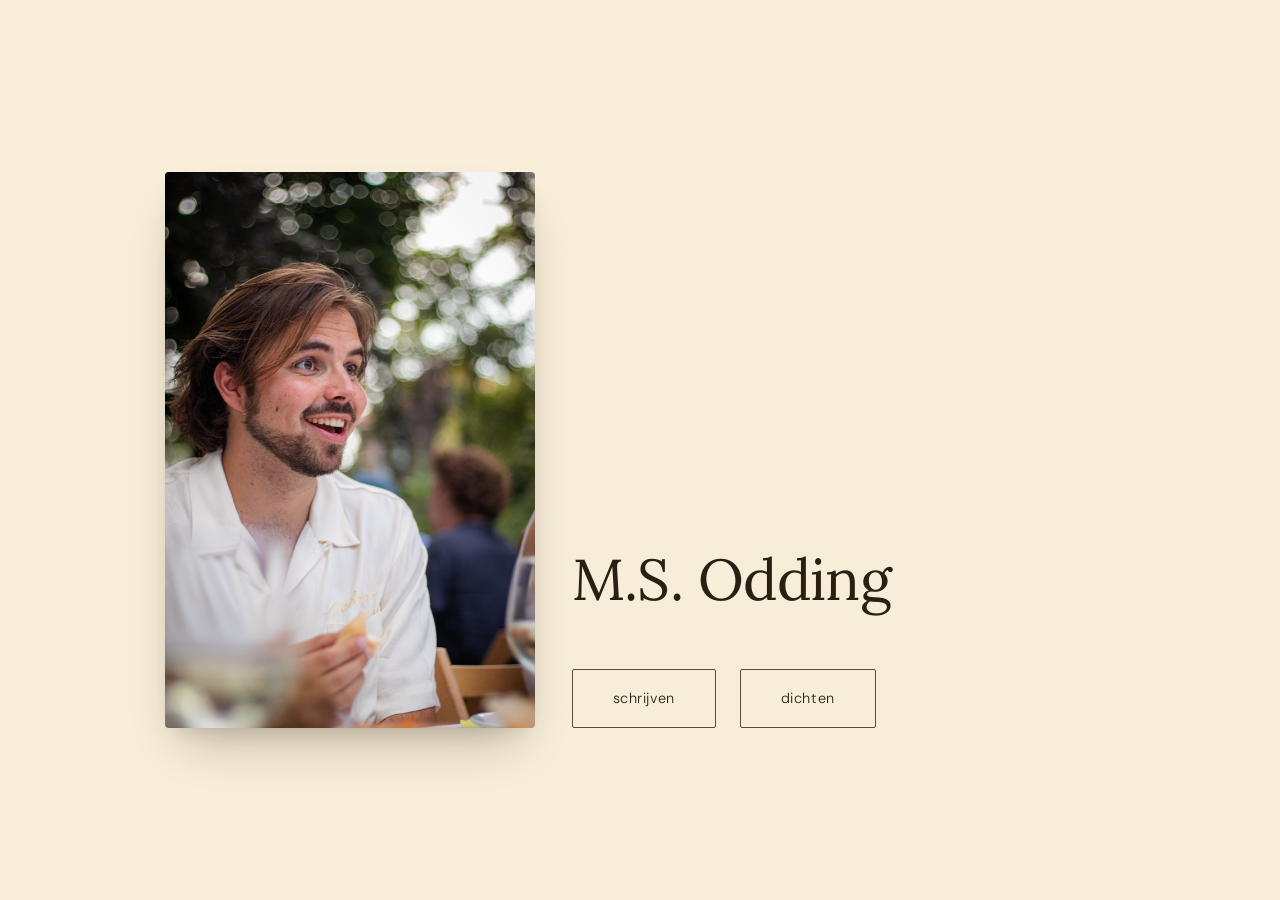
<file: index.html>
<!DOCTYPE html>
<html lang="nl">
<head>
  <meta charset="UTF-8" />
  <meta name="viewport" content="width=device-width, initial-scale=1.0" />
  <meta name="description" content="M.S. Odding — schrijver en dichter. Filosofisch werk, gratis te lezen, en handgeschreven gedichten in kleine oplage." />
  <title>M.S. Odding</title>
  <link rel="preconnect" href="https://fonts.googleapis.com" />
  <link rel="preconnect" href="https://fonts.gstatic.com" crossorigin />
  <link href="https://fonts.googleapis.com/css2?family=Lora:ital,wght@0,400;0,500;1,400&family=DM+Sans:ital,wght@0,300;0,400;1,300&display=swap" rel="stylesheet" />
  <link rel="stylesheet" href="styles.css" />
</head>
<body>

  <section class="landing fade-in">
    <div class="split-content">
      <div class="split-media">
        <img src="matthijs-home.jpg" alt="M.S. Odding" />
      </div>
      <div class="split-text">
        <h1 class="book-title landing-name">M.S. Odding</h1>
        <nav class="landing-links">
          <a href="/schrijven/">schrijven</a>
          <!-- Begeleiding tijdelijk verborgen — zet terug: <a href="/begeleiding/">begeleiding</a> -->
          <a href="/dichten/">dichten</a>
        </nav>
      </div>
    </div>
  </section>

  <script src="main.js"></script>
</body>
</html>
</file>
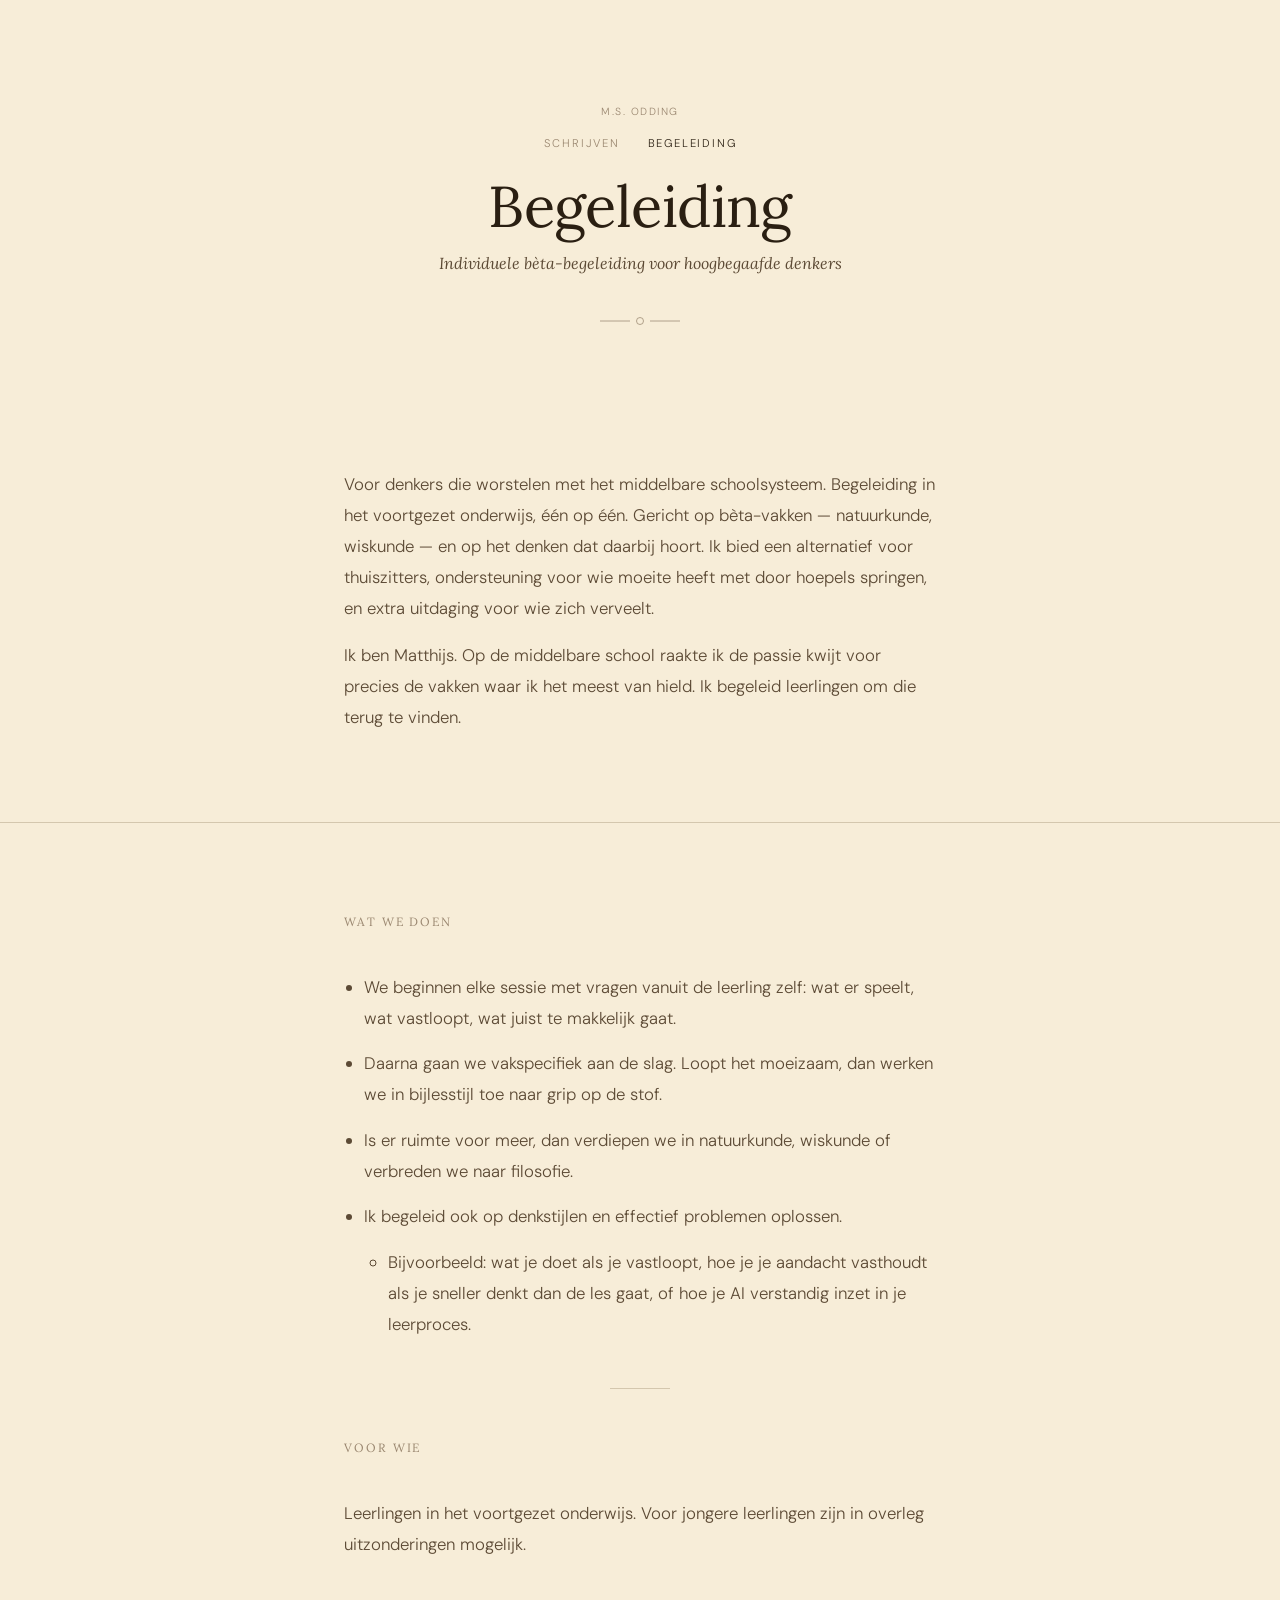
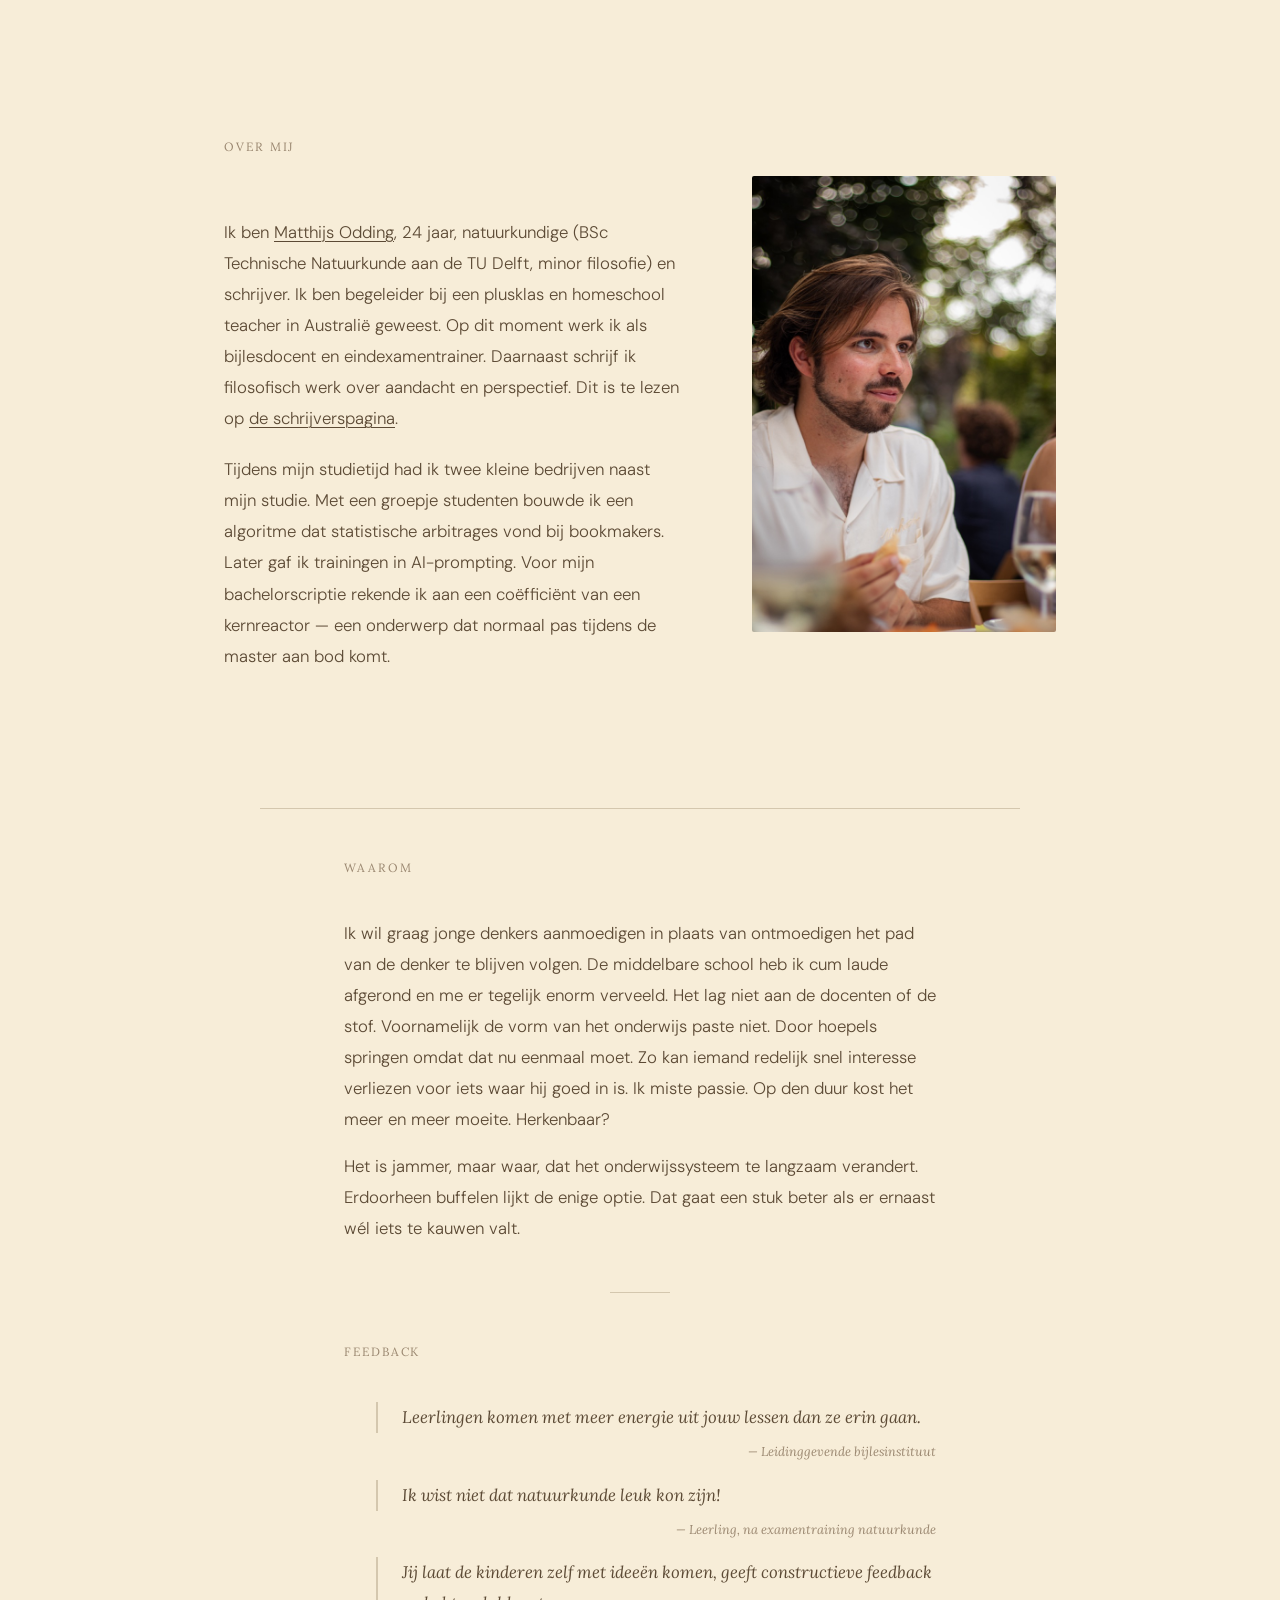
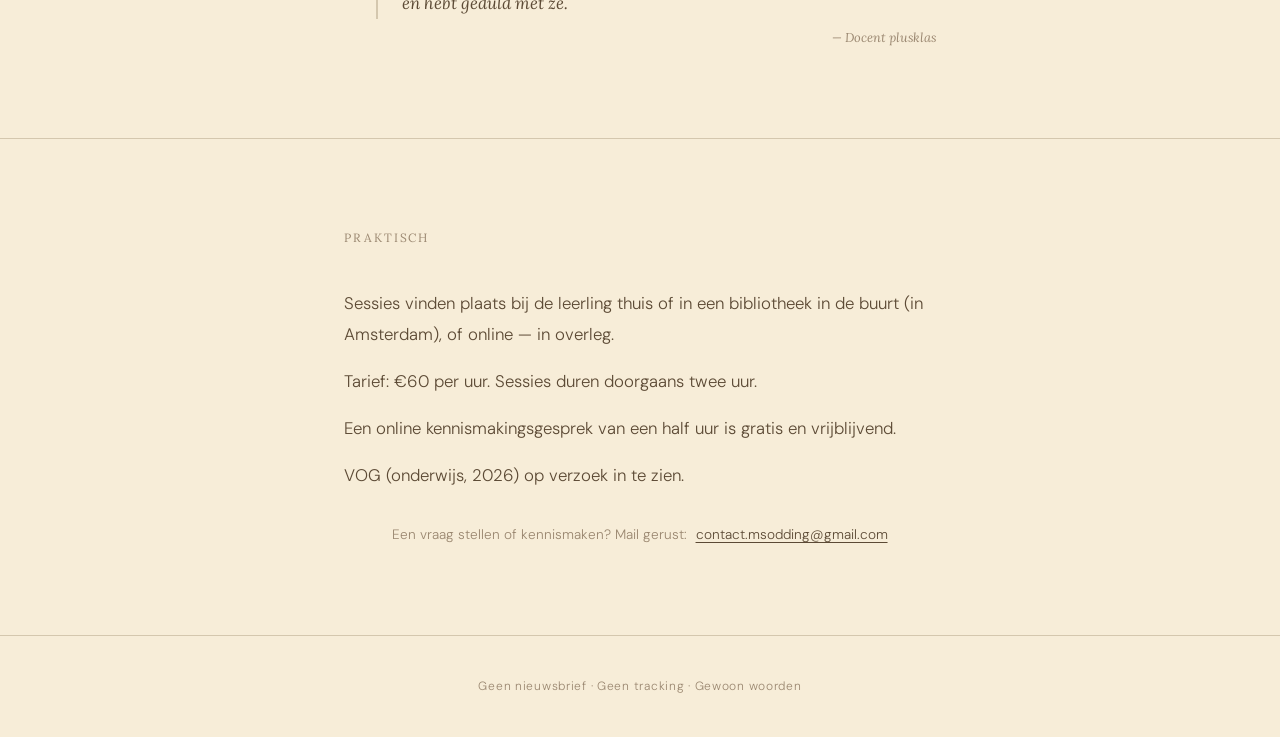
<file: begeleiding/index.html>
<!DOCTYPE html>
<html lang="nl">
<head>
  <meta charset="UTF-8" />
  <meta name="viewport" content="width=device-width, initial-scale=1.0" />
  <meta name="description" content="Individuele begeleiding voor hoogbegaafde leerlingen in het voortgezet onderwijs: bèta-vakken, denkstijlen en effectief problemen oplossen. Door Matthijs Odding, natuurkundige en schrijver." />
  <meta name="robots" content="noindex" />
  <title>Begeleiding — M.S. Odding</title>
  <link rel="preconnect" href="https://fonts.googleapis.com" />
  <link rel="preconnect" href="https://fonts.gstatic.com" crossorigin />
  <link href="https://fonts.googleapis.com/css2?family=Lora:ital,wght@0,400;0,500;1,400&family=DM+Sans:ital,wght@0,300;0,400;1,300&display=swap" rel="stylesheet" />
  <link rel="stylesheet" href="../styles.css" />
</head>
<body>

  <!-- 1. Hero -->
  <section class="hero fade-in">
    <div class="content">
      <div class="back-home">
        <a href="/" class="back-home-link">M.S. Odding</a>
      </div>
      <nav class="site-nav">
        <a href="/schrijven/">Schrijven</a>
        <span class="nav-current">Begeleiding</span>
      </nav>
      <h1 class="book-title">Begeleiding</h1>
      <p class="book-subtitle">Individuele bèta-begeleiding voor hoogbegaafde denkers</p>
      <div class="svg-motif" aria-hidden="true">
        <svg width="80" height="24" viewBox="0 0 80 24" fill="none" xmlns="http://www.w3.org/2000/svg">
          <line x1="0" y1="12" x2="30" y2="12" stroke="#9A8770" stroke-width="0.75"/>
          <circle cx="40" cy="12" r="3.5" stroke="#9A8770" stroke-width="0.75" fill="none"/>
          <line x1="50" y1="12" x2="80" y2="12" stroke="#9A8770" stroke-width="0.75"/>
        </svg>
      </div>
    </div>
  </section>

  <!-- 2. Openingsalinea -->
  <section class="spinoza-intro fade-in">
    <div class="content">
      <div class="text-stack">
        <p class="intro-text">
          Voor denkers die worstelen met het middelbare schoolsysteem. Begeleiding in het voortgezet onderwijs,
          één op één. Gericht op bèta-vakken — natuurkunde, wiskunde — en op het denken dat daarbij hoort. Ik
          bied een alternatief voor thuiszitters, ondersteuning voor wie moeite heeft met door hoepels springen,
          en extra uitdaging voor wie zich verveelt.
        </p>
        <p class="intro-text">
          Ik ben Matthijs. Op de middelbare school raakte ik de passie kwijt voor precies de vakken waar ik het
          meest van hield. Ik begeleid leerlingen om die terug te vinden.
        </p>
      </div>
    </div>
  </section>

  <!-- 3. Wat we doen / Voor wie / Over mij -->
  <section class="werk section-divider-top fade-in">
    <div class="content">
      <h2 class="werk-kop">Wat we doen</h2>
      <ul class="intro-list">
        <li>We beginnen elke sessie met vragen vanuit de leerling zelf: wat er speelt, wat vastloopt, wat juist te makkelijk gaat.</li>
        <li>Daarna gaan we vakspecifiek aan de slag. Loopt het moeizaam, dan werken we in bijlesstijl toe naar grip op de stof.</li>
        <li>Is er ruimte voor meer, dan verdiepen we in natuurkunde, wiskunde of verbreden we naar filosofie.</li>
        <li>
          Ik begeleid ook op denkstijlen en effectief problemen oplossen.
          <ul>
            <li>Bijvoorbeeld: wat je doet als je vastloopt, hoe je je aandacht vasthoudt als je sneller denkt dan de les gaat, of hoe je AI verstandig inzet in je leerproces.</li>
          </ul>
        </li>
      </ul>

      <div class="divider" aria-hidden="true"></div>

      <h2 class="werk-kop">Voor wie</h2>
      <p class="intro-text">
        Leerlingen in het voortgezet onderwijs. Voor jongere leerlingen zijn in overleg
        uitzonderingen mogelijk.
      </p>
    </div>
  </section>

  <!-- 4. Over mij -->
  <section class="over-mij fade-in">
    <div class="split-content">
      <div class="split-text">
        <h2 class="werk-kop">Over mij</h2>
        <p class="intro-text">
          Ik ben <a href="https://www.linkedin.com/in/matthijs-odding-4165a6244/" class="text-link" target="_blank" rel="noopener">Matthijs Odding</a>, 24 jaar, natuurkundige (BSc Technische Natuurkunde aan de TU Delft, minor filosofie) en schrijver.
          Ik ben begeleider bij een plusklas en homeschool teacher in Australië geweest. Op dit moment werk ik als bijlesdocent
          en eindexamentrainer.
          Daarnaast schrijf ik filosofisch werk over aandacht en perspectief. Dit is te lezen op
          <a href="/schrijven/" class="text-link">de schrijverspagina</a>.
        </p>
        <p class="intro-text">
          Tijdens mijn studietijd had ik twee kleine bedrijven naast mijn studie. Met een groepje studenten bouwde ik
          een algoritme dat statistische arbitrages vond bij bookmakers. Later gaf ik trainingen
          in AI-prompting. Voor mijn bachelorscriptie rekende ik aan een coëfficiënt van een kernreactor —
          een onderwerp dat normaal pas tijdens de master aan bod komt.
        </p>
      </div>
      <div class="split-media">
        <img src="matthijs.jpg" alt="Matthijs Odding" />
      </div>
    </div>
  </section>

  <!-- 5. Waarom / Feedback -->
  <section class="fade-in section-flush-top">
    <div class="divider-wide" aria-hidden="true"></div>
    <div class="content">
      <h2 class="werk-kop">Waarom</h2>
      <div class="text-stack">
        <p class="intro-text">
          Ik wil graag jonge denkers aanmoedigen in plaats van ontmoedigen het pad van de denker te blijven
          volgen. De middelbare school heb ik cum laude afgerond en me er tegelijk enorm verveeld. Het lag
          niet aan de docenten of de stof. Voornamelijk de vorm van het onderwijs
          paste niet. Door hoepels springen omdat dat nu eenmaal moet. Zo kan iemand redelijk snel
          interesse verliezen voor iets waar hij goed in is. Ik miste passie.
          Op den duur kost het meer en meer moeite. Herkenbaar?
        </p>
        <p class="intro-text">
          Het is jammer, maar waar, dat het onderwijssysteem te langzaam verandert. Erdoorheen buffelen lijkt de
          enige optie. Dat gaat een stuk beter als er ernaast wél iets te kauwen valt.
        </p>
      </div>

      <div class="divider" aria-hidden="true"></div>

      <h2 class="werk-kop">Feedback</h2>
      <div class="text-stack">
        <div class="spinoza-block">
          <blockquote class="spinoza-quote">
            Leerlingen komen met meer energie uit jouw lessen dan ze erin gaan.
          </blockquote>
          <p class="spinoza-attr">— Leidinggevende bijlesinstituut</p>
        </div>
        <div class="spinoza-block">
          <blockquote class="spinoza-quote">
            Ik wist niet dat natuurkunde leuk kon zijn!
          </blockquote>
          <p class="spinoza-attr">— Leerling, na examentraining natuurkunde</p>
        </div>
        <div class="spinoza-block">
          <blockquote class="spinoza-quote">
            Jij laat de kinderen zelf met ideeën komen, geeft constructieve feedback en hebt geduld met ze.
          </blockquote>
          <p class="spinoza-attr">— Docent plusklas</p>
        </div>
      </div>
    </div>
  </section>

  <!-- 6. Praktisch -->
  <section class="donatie section-divider-top fade-in">
    <div class="content">
      <h2 class="werk-kop">Praktisch</h2>
      <div class="text-stack">
        <p class="intro-text">
          Sessies vinden plaats bij de leerling thuis of in een bibliotheek in de buurt (in Amsterdam),
          of online — in overleg.
        </p>
        <p class="intro-text">
          Tarief: €60 per uur. Sessies duren doorgaans twee uur.
        </p>
        <p class="intro-text">
          Een online kennismakingsgesprek van een half uur is gratis en vrijblijvend.
        </p>
        <p class="intro-text">
          VOG (onderwijs, 2026) op verzoek in te zien.
        </p>
      </div>
      <p class="contact-line">
        <span class="contact-label">Een vraag stellen of kennismaken? Mail gerust:</span>
        <a href="mailto:contact.msodding@gmail.com" class="contact-email">contact.msodding@gmail.com</a>
      </p>
    </div>
  </section>

  <!-- 7. Footer -->
  <footer class="site-footer">
    <p>Geen nieuwsbrief · Geen tracking · Gewoon woorden</p>
  </footer>

  <script src="../main.js"></script>
</body>
</html>
</file>
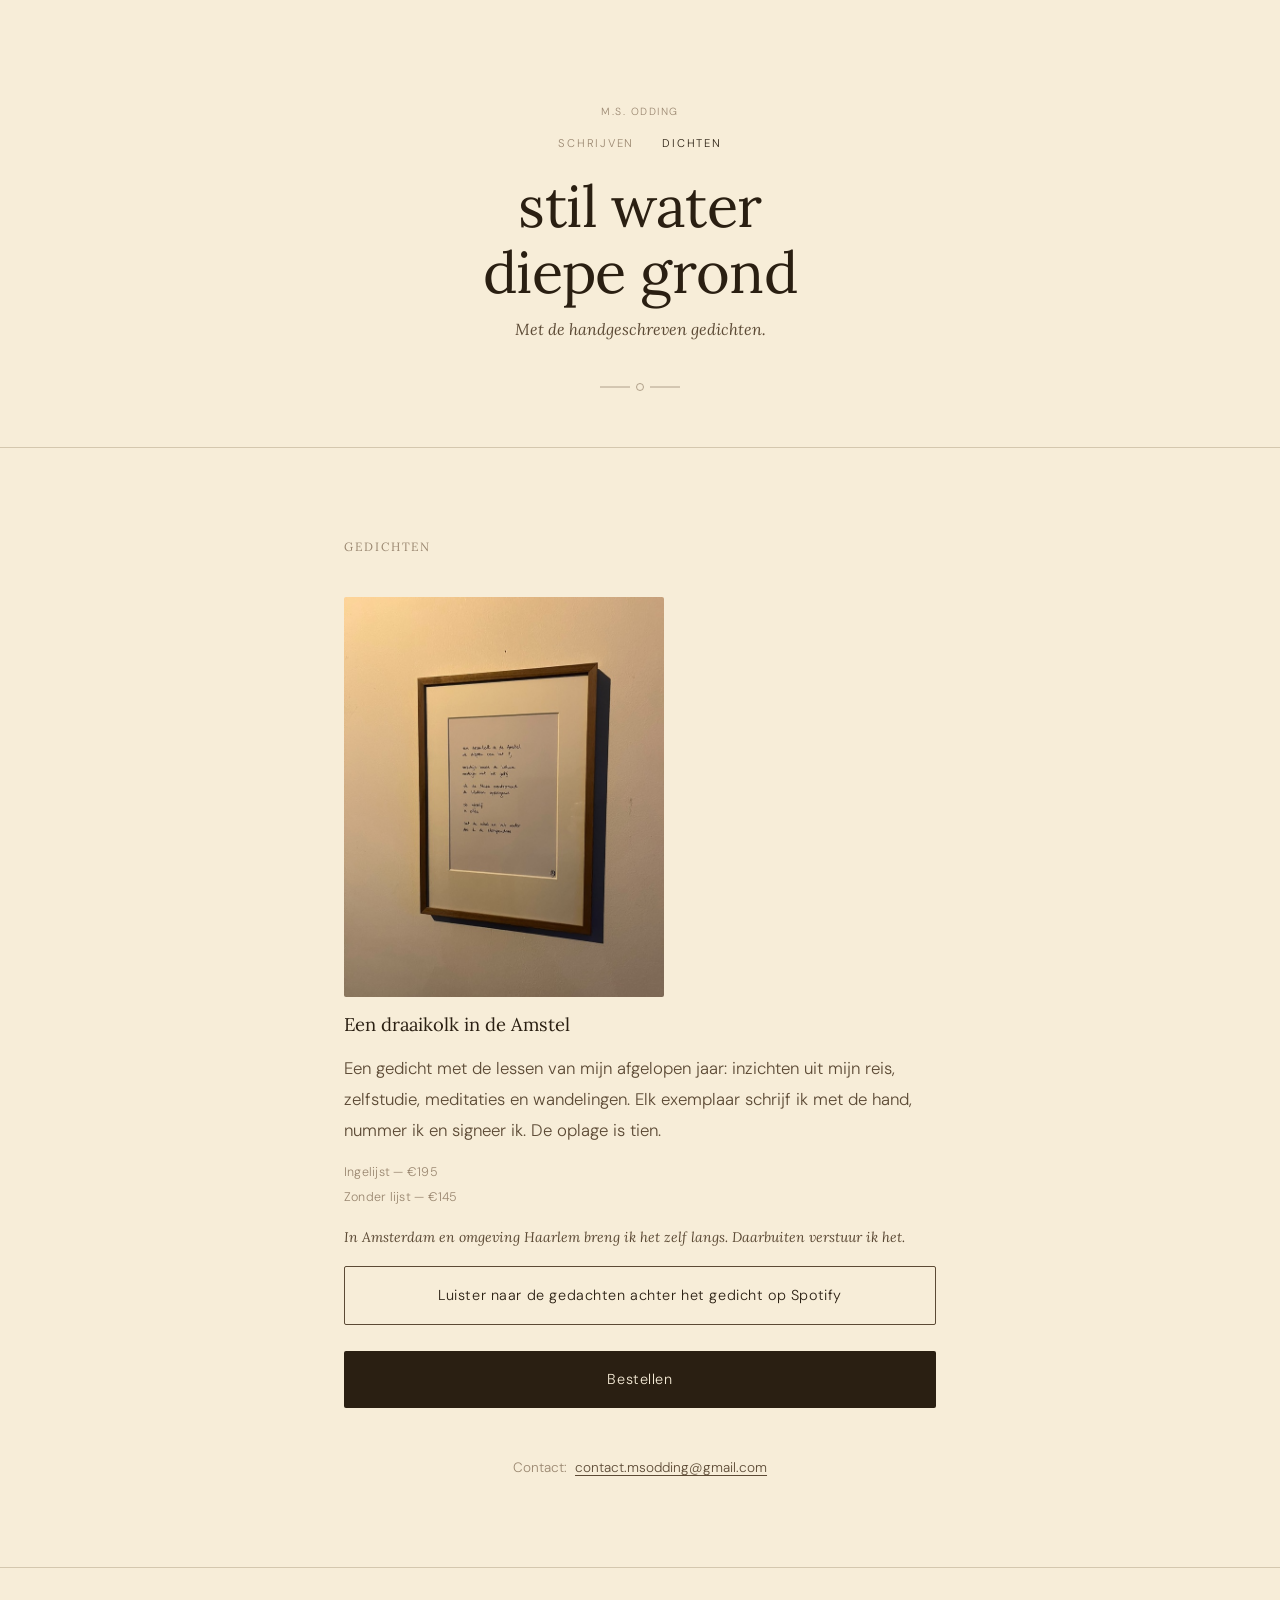
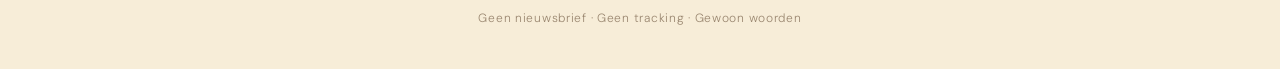
<file: dichten/index.html>
<!DOCTYPE html>
<html lang="nl">
<head>
  <meta charset="UTF-8" />
  <meta name="viewport" content="width=device-width, initial-scale=1.0" />
  <meta name="description" content="Handgeschreven gedichten van M.S. Odding, in kleine oplage. Elk exemplaar met de hand geschreven, genummerd en gesigneerd." />
  <title>Gedichten — M.S. Odding</title>
  <link rel="preconnect" href="https://fonts.googleapis.com" />
  <link rel="preconnect" href="https://fonts.gstatic.com" crossorigin />
  <link href="https://fonts.googleapis.com/css2?family=Lora:ital,wght@0,400;0,500;1,400&family=DM+Sans:ital,wght@0,300;0,400;1,300&display=swap" rel="stylesheet" />
  <link rel="stylesheet" href="../styles.css" />
</head>
<body>

  <!-- 1. Hero -->
  <section class="hero fade-in">
    <div class="content">
      <div class="back-home">
        <a href="/" class="back-home-link">M.S. Odding</a>
      </div>
      <nav class="site-nav">
        <a href="/schrijven/">Schrijven</a>
        <span class="nav-current">Dichten</span>
      </nav>
      <h1 class="book-title">stil water<br>diepe grond</h1>
      <p class="book-subtitle">Met de handgeschreven gedichten.</p>
      <div class="svg-motif" aria-hidden="true">
        <svg width="80" height="24" viewBox="0 0 80 24" fill="none" xmlns="http://www.w3.org/2000/svg">
          <line x1="0" y1="12" x2="30" y2="12" stroke="#9A8770" stroke-width="0.75"/>
          <circle cx="40" cy="12" r="3.5" stroke="#9A8770" stroke-width="0.75" fill="none"/>
          <line x1="50" y1="12" x2="80" y2="12" stroke="#9A8770" stroke-width="0.75"/>
        </svg>
      </div>
    </div>
  </section>

  <!-- 2. Gedichten -->
  <section class="werk fade-in">
    <div class="content">
      <h2 class="werk-kop">Gedichten</h2>

      <!-- gedicht-item (herhaal dit hele blok, met een divider ervoor, voor een volgend gedicht) -->
      <div class="gedicht-item">
        <div class="gedicht-media">
          <img
            src="/afbeeldingen/gedicht-1.jpg"
            alt="Ingelijst, met de hand geschreven gedicht 'Een draaikolk in de Amstel', met de regels 'een draaikolk in de Amstel / de dieptes van het IJ'"
            width="675"
            height="900"
            loading="lazy"
          />
        </div>

        <h3 class="werk-titel werk-titel--hoofd">Een draaikolk in de Amstel</h3>

        <p class="intro-text">
          Een gedicht met de lessen van mijn afgelopen jaar: inzichten uit mijn reis, zelfstudie,
          meditaties en wandelingen. Elk exemplaar schrijf ik met de hand, nummer ik en signeer ik.
          De oplage is tien.
        </p>

        <div class="gedicht-prijzen">
          <p class="werk-lengte">Ingelijst — €195</p>
          <p class="werk-lengte">Zonder lijst — €145</p>
        </div>

        <p class="werk-context">
          In Amsterdam en omgeving Haarlem breng ik het zelf langs. Daarbuiten verstuur ik het.
        </p>

        <a href="https://open.spotify.com/episode/0pLqHChA8WyEPI9Ar7Ndii?si=mXP47381Tlqj5VdGwCuk6A" class="btn-steun" target="_blank" rel="noopener">
          Luister naar de gedachten achter het gedicht op Spotify
        </a>

        <a href="/dichten/bestellen/" class="btn-download">
          Bestellen
        </a>

        <p class="contact-line">
          <span class="contact-label">Contact:</span>
          <a href="mailto:contact.msodding@gmail.com?subject=Gedicht" class="contact-email">contact.msodding@gmail.com</a>
        </p>
      </div>
      <!-- einde gedicht-item -->

    </div>
  </section>

  <!-- 3. Footer -->
  <footer class="site-footer">
    <p>Geen nieuwsbrief · Geen tracking · Gewoon woorden</p>
  </footer>

  <script src="../main.js"></script>
</body>
</html>
</file>
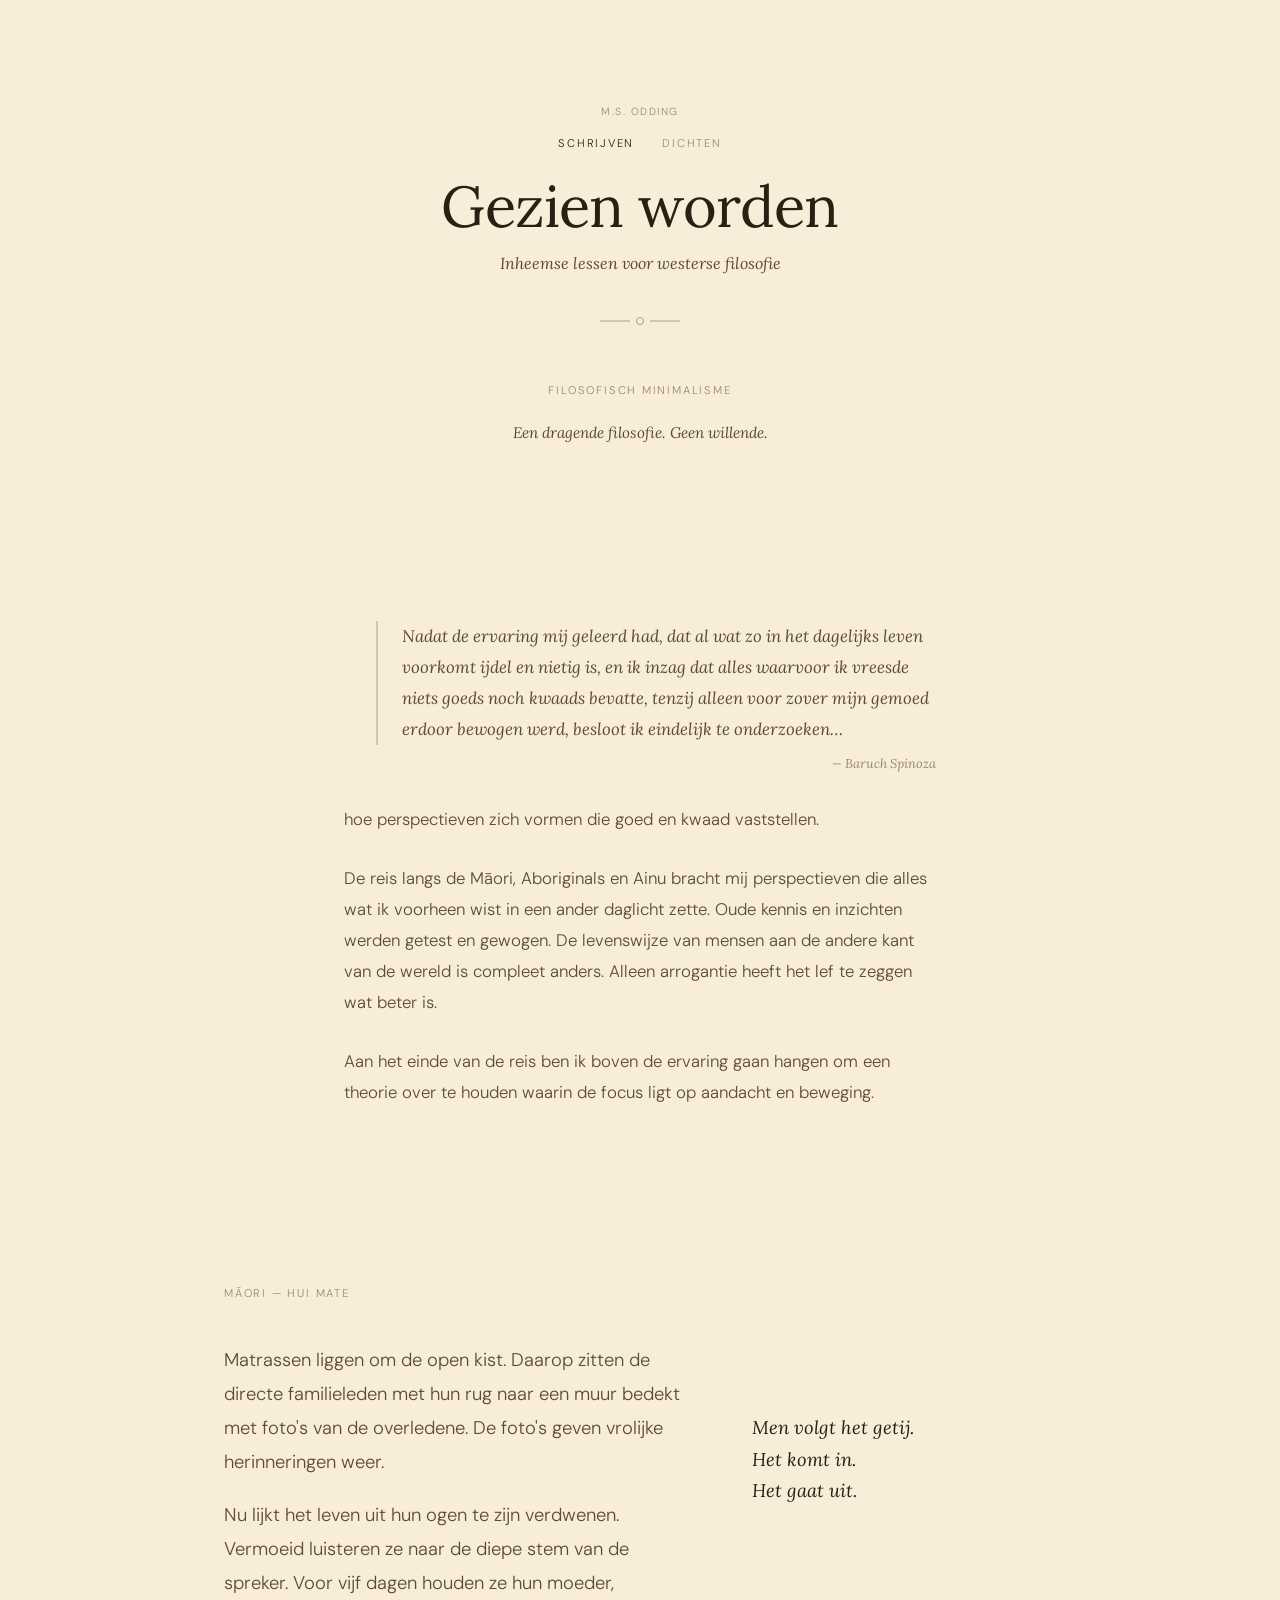
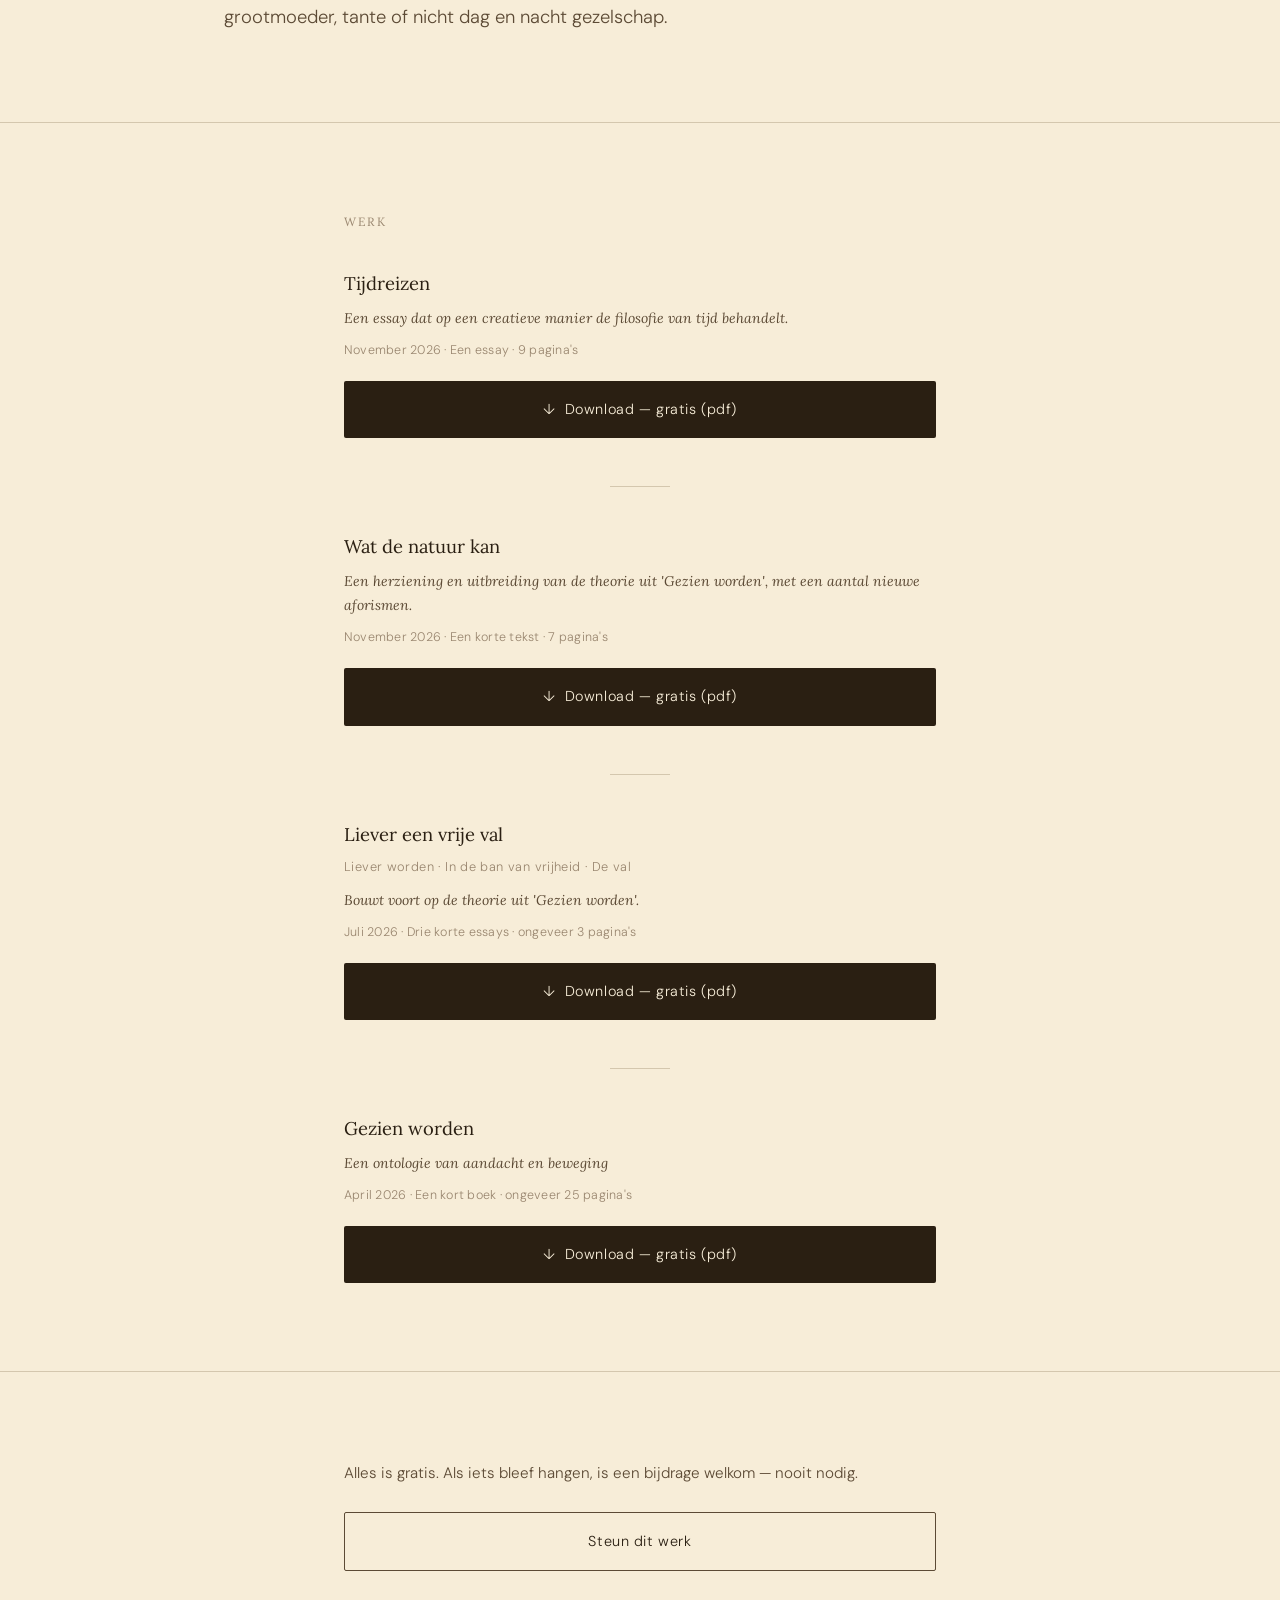
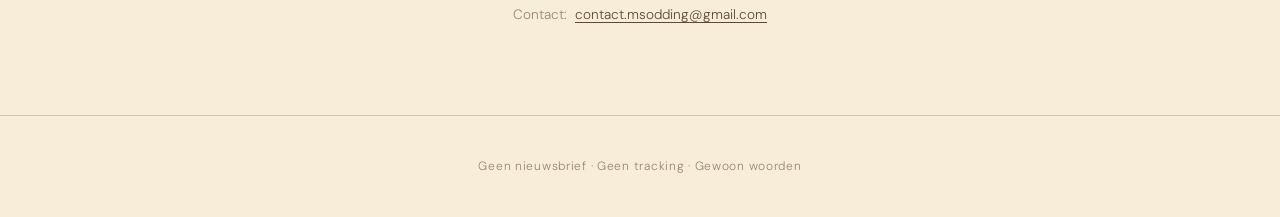
<file: schrijven/index.html>
<!DOCTYPE html>
<html lang="nl">
<head>
  <meta charset="UTF-8" />
  <meta name="viewport" content="width=device-width, initial-scale=1.0" />
  <meta name="description" content="M.S. Odding — filosofisch schrijver. Werk gratis te lezen." />
  <title>M.S. Odding</title>
  <link rel="preconnect" href="https://fonts.googleapis.com" />
  <link rel="preconnect" href="https://fonts.gstatic.com" crossorigin />
  <link href="https://fonts.googleapis.com/css2?family=Lora:ital,wght@0,400;0,500;1,400&family=DM+Sans:ital,wght@0,300;0,400;1,300&display=swap" rel="stylesheet" />
  <link rel="stylesheet" href="../styles.css" />
</head>
<body>

  <!-- 1. Hero -->
  <section class="hero fade-in">
    <div class="content">
      <div class="back-home">
        <a href="/" class="back-home-link">M.S. Odding</a>
      </div>
      <nav class="site-nav">
        <span class="nav-current">Schrijven</span>
        <!-- Begeleiding tijdelijk verborgen — zet terug: <a href="/begeleiding/">Begeleiding</a> -->
        <a href="/dichten/">Dichten</a>
      </nav>
      <h1 class="book-title">Gezien worden</h1>
      <p class="book-subtitle">Inheemse lessen voor westerse filosofie</p>
      <div class="svg-motif" aria-hidden="true">
        <svg width="80" height="24" viewBox="0 0 80 24" fill="none" xmlns="http://www.w3.org/2000/svg">
          <line x1="0" y1="12" x2="30" y2="12" stroke="#9A8770" stroke-width="0.75"/>
          <circle cx="40" cy="12" r="3.5" stroke="#9A8770" stroke-width="0.75" fill="none"/>
          <line x1="50" y1="12" x2="80" y2="12" stroke="#9A8770" stroke-width="0.75"/>
        </svg>
      </div>
    </div>
  </section>

  <!-- 2. Filosofisch minimalisme -->
  <section class="philosophy-intro fade-in">
    <div class="content">
      <p class="tradition-label">Filosofisch minimalisme</p>
      <p class="philosophy-tagline">Een dragende filosofie. Geen willende.</p>
    </div>
  </section>

  <!-- 3. Spinoza-introductie -->
  <section class="spinoza-intro fade-in">
    <div class="content">
      <div class="spinoza-block">
        <blockquote class="spinoza-quote">
          Nadat de ervaring mij geleerd had, dat al wat zo in het dagelijks leven
          voorkomt ijdel en nietig is, en ik inzag dat alles waarvoor ik vreesde
          niets goeds noch kwaads bevatte, tenzij alleen voor zover mijn gemoed
          erdoor bewogen werd, besloot ik eindelijk te onderzoeken…
        </blockquote>
        <p class="spinoza-attr">— Baruch Spinoza</p>
      </div>

      <p class="intro-text">
        hoe perspectieven zich vormen die goed en kwaad vaststellen.
      </p>

      <p class="intro-text">
        De reis langs de Māori, Aboriginals en Ainu bracht mij perspectieven die
        alles wat ik voorheen wist in een ander daglicht zette. Oude kennis en
        inzichten werden getest en gewogen. De levenswijze van mensen aan de andere
        kant van de wereld is compleet anders. Alleen arrogantie heeft het lef te
        zeggen wat beter is.
      </p>

      <p class="intro-text">
        Aan het einde van de reis ben ik boven de ervaring gaan hangen om een theorie
        over te houden waarin de focus ligt op aandacht en beweging.
      </p>
    </div>
  </section>

  <!-- 4. Māori -->
  <section class="maori fade-in">
    <div class="maori-content">
      <div class="maori-anecdote">
        <p class="tradition-label">Māori — Hui mate</p>
        <p class="anecdote-text">
          Matrassen liggen om de open kist. Daarop zitten de directe familieleden met
          hun rug naar een muur bedekt met foto's van de overledene. De foto's geven
          vrolijke herinneringen weer.
        </p>
        <p class="anecdote-text">
          Nu lijkt het leven uit hun ogen te zijn verdwenen. Vermoeid luisteren ze naar
          de diepe stem van de spreker. Voor vijf dagen houden ze hun moeder, grootmoeder,
          tante of nicht dag en nacht gezelschap.
        </p>
      </div>
      <div class="maori-aphorism">
        <blockquote class="aphorism-text">
          Men volgt het getij.<br>
          Het komt in.<br>
          Het gaat uit.
        </blockquote>
      </div>
    </div>
  </section>

  <!-- 5. Werk -->
  <section class="werk fade-in">
    <div class="content">
      <h2 class="werk-kop">Werk</h2>

      <!-- werk-item -->
      <div class="werk-item">
        <h3 class="werk-titel">Tijdreizen</h3>
        <p class="werk-context">Een essay dat op een creatieve manier de filosofie van tijd behandelt.</p>
        <p class="werk-lengte">November 2026 · Een essay · 9 pagina's</p>
        <a href="tijdreizen.pdf" class="btn-download" download>
          ↓&nbsp;&nbsp;Download — gratis (pdf)
        </a>
      </div>

      <div class="divider" aria-hidden="true"></div>

      <!-- werk-item -->
      <div class="werk-item">
        <h3 class="werk-titel">Wat de natuur kan</h3>
        <p class="werk-context">Een herziening en uitbreiding van de theorie uit 'Gezien worden', met een aantal nieuwe aforismen.</p>
        <p class="werk-lengte">November 2026 · Een korte tekst · 7 pagina's</p>
        <a href="wat-de-natuur-kan.pdf" class="btn-download" download>
          ↓&nbsp;&nbsp;Download — gratis (pdf)
        </a>
      </div>

      <div class="divider" aria-hidden="true"></div>

      <!-- werk-item -->
      <div class="werk-item">
        <h3 class="werk-titel">Liever een vrije val</h3>
        <p class="werk-delen">Liever worden · In de ban van vrijheid · De val</p>
        <p class="werk-context">Bouwt voort op de theorie uit 'Gezien worden'.</p>
        <p class="werk-lengte">Juli 2026 · Drie korte essays · ongeveer 3 pagina's</p>
        <a href="drieluik.pdf" class="btn-download" download>
          ↓&nbsp;&nbsp;Download — gratis (pdf)
        </a>
      </div>

      <div class="divider" aria-hidden="true"></div>

      <!-- werk-item -->
      <div class="werk-item">
        <h3 class="werk-titel werk-titel--hoofd">Gezien worden</h3>
        <p class="werk-context">Een ontologie van aandacht en beweging</p>
        <p class="werk-lengte">April 2026 · Een kort boek · ongeveer 25 pagina's</p>
        <a href="gezien-worden.pdf" class="btn-download" download>
          ↓&nbsp;&nbsp;Download — gratis (pdf)
        </a>
      </div>

    </div>
  </section>

  <!-- 6. Donatie -->
  <section class="donatie fade-in">
    <div class="content">
      <p class="donatie-tekst">
        Alles is gratis. Als iets bleef hangen, is een bijdrage welkom — nooit nodig.
      </p>
      <a href="https://payment-links.mollie.com/payment/r7pazrSc7euTKoVrYh3TL" class="btn-steun" target="_blank" rel="noopener">Steun dit werk</a>
      <p class="contact-line">
        <span class="contact-label">Contact:</span>
        <a href="mailto:contact.msodding@gmail.com" class="contact-email">contact.msodding@gmail.com</a>
      </p>
    </div>
  </section>

  <!-- 7. Footer -->
  <footer class="site-footer">
    <p>Geen nieuwsbrief · Geen tracking · Gewoon woorden</p>
  </footer>

  <script src="../main.js"></script>
</body>
</html>
</file>
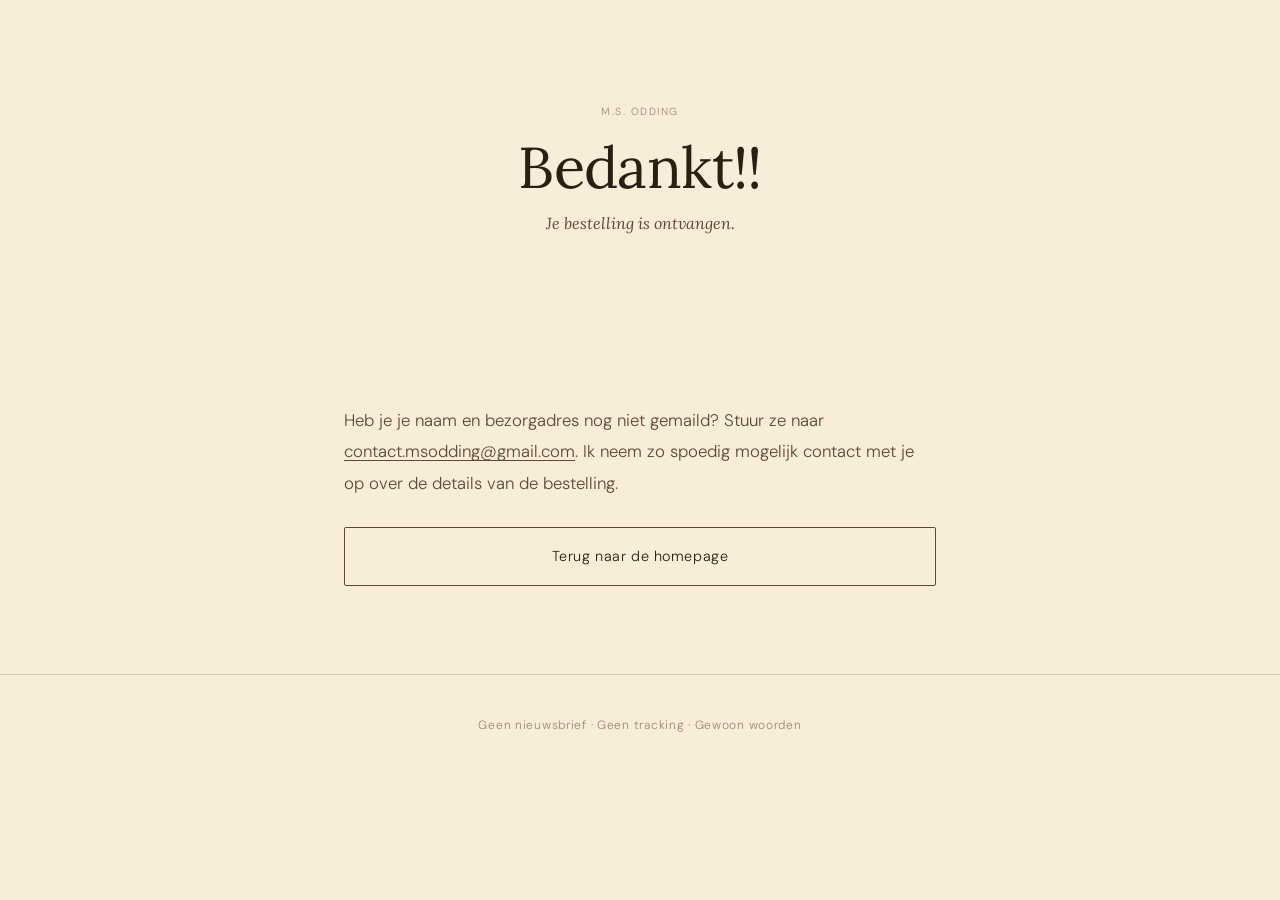
<file: dichten/bedankt/index.html>
<!DOCTYPE html>
<html lang="nl">
<head>
  <meta charset="UTF-8" />
  <meta name="viewport" content="width=device-width, initial-scale=1.0" />
  <meta name="description" content="Bedankt voor je bestelling — M.S. Odding." />
  <meta name="robots" content="noindex" />
  <title>Bedankt — M.S. Odding</title>
  <link rel="preconnect" href="https://fonts.googleapis.com" />
  <link rel="preconnect" href="https://fonts.gstatic.com" crossorigin />
  <link href="https://fonts.googleapis.com/css2?family=Lora:ital,wght@0,400;0,500;1,400&family=DM+Sans:ital,wght@0,300;0,400;1,300&display=swap" rel="stylesheet" />
  <link rel="stylesheet" href="../../styles.css" />
</head>
<body>

  <!-- 1. Hero -->
  <section class="hero fade-in">
    <div class="content">
      <div class="back-home">
        <a href="/" class="back-home-link">M.S. Odding</a>
      </div>
      <h1 class="book-title">Bedankt!!</h1>
      <p class="book-subtitle">Je bestelling is ontvangen.</p>
    </div>
  </section>

  <!-- 2. Uitleg -->
  <section class="spinoza-intro fade-in">
    <div class="content">
      <p class="intro-text">
        Heb je je naam en bezorgadres nog niet gemaild? Stuur ze naar
        <a href="mailto:contact.msodding@gmail.com?subject=Gedicht" class="text-link">contact.msodding@gmail.com</a>.
        Ik neem zo spoedig mogelijk contact met je op over de details van de bestelling.
      </p>
      <a href="/" class="btn-steun">
        Terug naar de homepage
      </a>
    </div>
  </section>

  <!-- 3. Footer -->
  <footer class="site-footer">
    <p>Geen nieuwsbrief · Geen tracking · Gewoon woorden</p>
  </footer>

  <script src="../../main.js"></script>
</body>
</html>
</file>
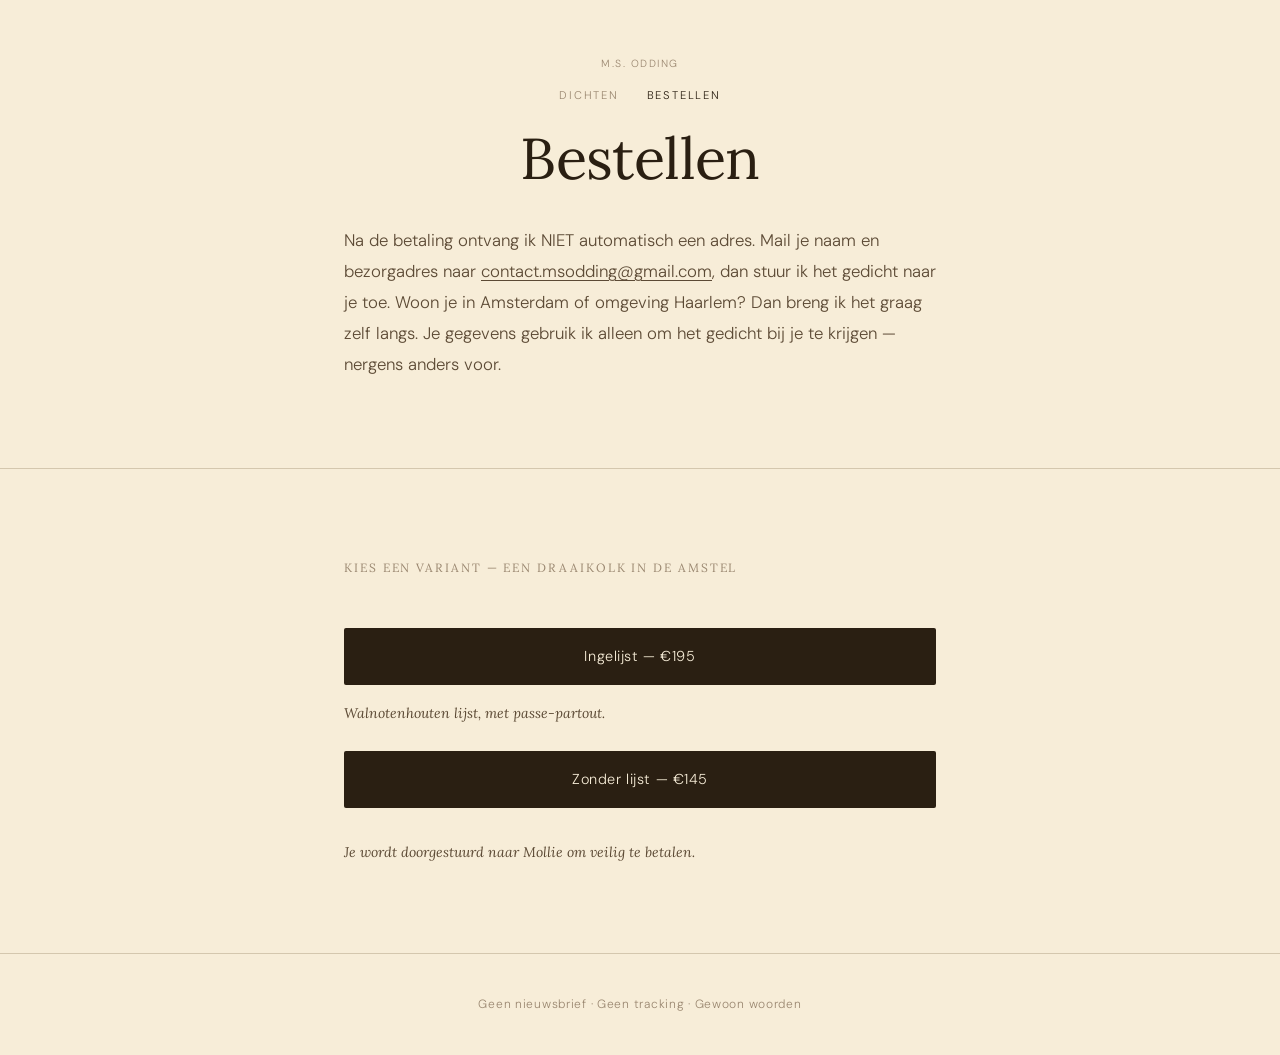
<file: dichten/bestellen/index.html>
<!DOCTYPE html>
<html lang="nl">
<head>
  <meta charset="UTF-8" />
  <meta name="viewport" content="width=device-width, initial-scale=1.0" />
  <meta name="description" content="Bestel het handgeschreven gedicht 'Een draaikolk in de Amstel' van M.S. Odding." />
  <title>Bestellen — M.S. Odding</title>
  <link rel="preconnect" href="https://fonts.googleapis.com" />
  <link rel="preconnect" href="https://fonts.gstatic.com" crossorigin />
  <link href="https://fonts.googleapis.com/css2?family=Lora:ital,wght@0,400;0,500;1,400&family=DM+Sans:ital,wght@0,300;0,400;1,300&display=swap" rel="stylesheet" />
  <link rel="stylesheet" href="../../styles.css" />
</head>
<body>

  <!-- 1. Hero -->
  <section class="hero hero--compact fade-in">
    <div class="content">
      <div class="back-home">
        <a href="/" class="back-home-link">M.S. Odding</a>
      </div>
      <nav class="site-nav">
        <a href="/dichten/">Dichten</a>
        <span class="nav-current">Bestellen</span>
      </nav>
      <h1 class="book-title">Bestellen</h1>
    </div>
  </section>

  <!-- 2. Uitleg -->
  <section class="spinoza-intro section-flush-top fade-in">
    <div class="content">
      <p class="intro-text">
        Na de betaling ontvang ik NIET automatisch een adres. Mail je naam en bezorgadres naar
        <a href="mailto:contact.msodding@gmail.com?subject=Gedicht" class="text-link">contact.msodding@gmail.com</a>,
        dan stuur ik het gedicht naar je toe. Woon je in Amsterdam of omgeving Haarlem? Dan breng ik
        het graag zelf langs. Je gegevens gebruik ik alleen om het gedicht bij je te krijgen — nergens anders voor.
      </p>
    </div>
  </section>

  <!-- 3. Keuze -->
  <section class="werk section-divider-top fade-in">
    <div class="content">
      <h2 class="werk-kop">Kies een variant — Een draaikolk in de Amstel</h2>

      <div class="gedicht-item">
        <a href="https://payment-links.mollie.com/payment/Jy2L8D9JsNZcvQTSjL8Aq" class="btn-download" target="_blank" rel="noopener">
          Ingelijst — €195
        </a>
        <p class="werk-context">
          Walnotenhouten lijst, met passe-partout.
        </p>
        <a href="https://payment-links.mollie.com/payment/tWPaCeHmvyeTz3RTCV46W" class="btn-download" target="_blank" rel="noopener">
          Zonder lijst — €145
        </a>

        <p class="werk-context mt-extra">
          Je wordt doorgestuurd naar Mollie om veilig te betalen.
        </p>
      </div>
    </div>
  </section>

  <!-- 4. Footer -->
  <footer class="site-footer">
    <p>Geen nieuwsbrief · Geen tracking · Gewoon woorden</p>
  </footer>

  <script src="../../main.js"></script>
</body>
</html>
</file>
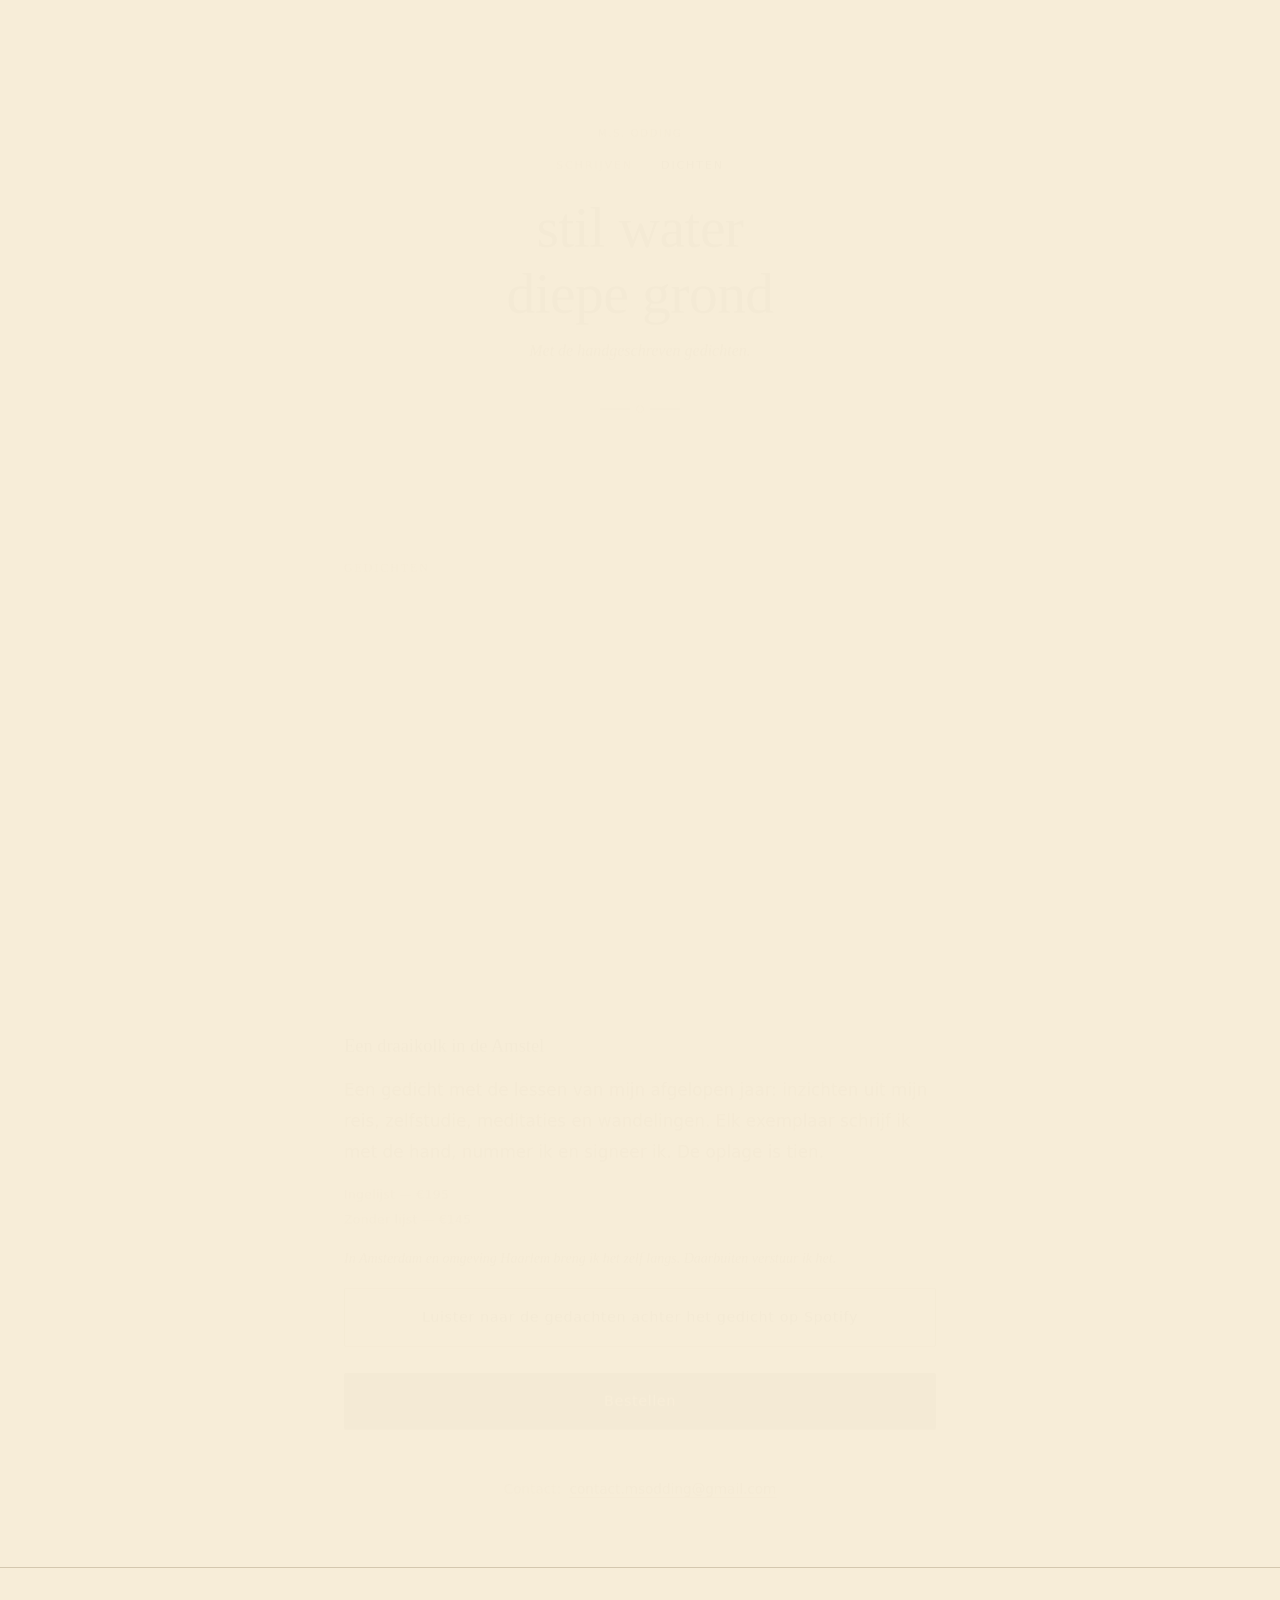
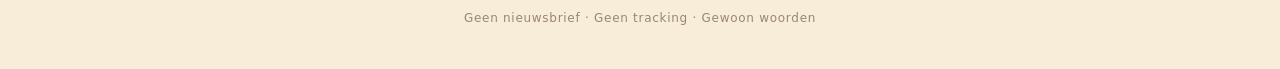
<file: gedicht.html>
<!DOCTYPE html>
<html lang="nl">
<head>
  <meta charset="UTF-8" />
  <meta http-equiv="refresh" content="0; url=/dichten/" />
  <link rel="canonical" href="https://msodding.nl/dichten/" />
  <meta name="robots" content="noindex" />
  <title>Gedichten — M.S. Odding</title>
  <link rel="stylesheet" href="styles.css" />
</head>
<body>
  <section class="hero fade-in visible">
    <div class="content">
      <p class="intro-text">
        Deze pagina is verhuisd naar <a href="/dichten/" class="text-link">msodding.nl/dichten</a>.
      </p>
    </div>
  </section>
</body>
</html>
</file>
<file: styles.css>
/* ── Design tokens ─────────────────────────────────────────── */
:root {
  --bg:          #F7EDD8;
  --primary:     #2A1F12;
  --secondary:   #5C4A35;
  --tertiary:    #9A8770;
  --border:      #D4C7AE;

  --font-serif:  'Lora', Georgia, serif;
  --font-sans:   'DM Sans', system-ui, sans-serif;

  --max-w:       640px;
  --section-py:  5.5rem;

  --transition:  0.2s ease;
}

/* ── Reset ─────────────────────────────────────────────────── */
*, *::before, *::after { box-sizing: border-box; margin: 0; padding: 0; }
html { scroll-behavior: smooth; }

body {
  background: var(--bg);
  color: var(--primary);
  font-family: var(--font-sans);
  font-weight: 300;
  font-size: 1rem;
  line-height: 1.75;
  -webkit-font-smoothing: antialiased;
}

/* ── Layout ────────────────────────────────────────────────── */
.content {
  max-width: var(--max-w);
  margin-inline: auto;
  padding-inline: 1.5rem;
}

section {
  padding-block: var(--section-py);
}

/* ── Scroll fade-in ────────────────────────────────────────── */
.fade-in {
  opacity: 0;
  transform: translateY(22px);
  transition: opacity 0.65s ease, transform 0.65s ease;
}
.fade-in.visible {
  opacity: 1;
  transform: none;
}

/* ── Shared labels ─────────────────────────────────────────── */
.eyebrow,
.tradition-label {
  font-family: var(--font-sans);
  font-weight: 300;
  font-size: 0.7rem;
  letter-spacing: 0.16em;
  text-transform: uppercase;
  color: var(--tertiary);
  margin-bottom: 1.25rem;
}

/* ── Back-home link ────────────────────────────────────────── */
.back-home {
  text-align: center;
  margin-bottom: 0.6rem;
}
.back-home-link {
  font-family: var(--font-sans);
  font-weight: 300;
  font-size: 0.65rem;
  letter-spacing: 0.14em;
  text-transform: uppercase;
  color: var(--tertiary);
  text-decoration: none;
  transition: color var(--transition);
}
.back-home-link:hover { color: var(--secondary); }

/* ── Site nav ──────────────────────────────────────────────── */
.site-nav {
  display: flex;
  justify-content: center;
  flex-wrap: wrap;
  gap: 0.6rem 1.75rem;
  margin-bottom: 1.25rem;
  font-family: var(--font-sans);
  font-weight: 300;
  font-size: 0.7rem;
  letter-spacing: 0.16em;
  text-transform: uppercase;
}
.site-nav a {
  color: var(--tertiary);
  text-decoration: none;
  transition: color var(--transition);
}
.site-nav a:hover { color: var(--secondary); }
.site-nav .nav-current { color: var(--primary); }

/* ── Landing (root) ────────────────────────────────────────── */
.landing {
  min-height: 100vh;
  display: flex;
  align-items: center;
  justify-content: center;
}

.landing .split-content {
  text-align: left;
  grid-template-columns: 370px 1fr;
  gap: 2.3rem;
  align-items: start;
}

.landing .split-media {
  align-self: start;
}

.landing .split-text {
  align-self: end;
}

.landing .split-media img {
  width: 370px;
  border-radius: 4px;
  box-shadow:
    0 28px 48px -20px rgba(42, 31, 18, 0.32),
    0 10px 20px -10px rgba(42, 31, 18, 0.16);
}

.landing .landing-name {
  margin-bottom: 2.3rem;
}

@media (min-width: 769px) {
  .landing .split-content {
    transform: translateX(-7rem);
  }
}

@media (max-width: 768px) {
  .landing {
    min-height: auto;
    align-items: flex-start;
    padding-block: 1.5rem 2rem;
  }
  .landing .split-content {
    grid-template-columns: 1fr;
    gap: 1.5rem;
  }
  .landing .split-media {
    align-self: auto;
  }
  .landing .split-text {
    align-self: auto;
  }
  .landing .split-media img {
    width: 100%;
    max-width: 220px;
    box-shadow:
      0 20px 36px -16px rgba(42, 31, 18, 0.3),
      0 8px 16px -8px rgba(42, 31, 18, 0.14);
  }
  .landing .landing-name {
    margin-bottom: 1rem;
  }
}

.landing-links {
  display: flex;
  justify-content: flex-start;
  align-items: center;
  gap: 1.5rem;
}

.landing-links a {
  font-family: var(--font-sans);
  font-weight: 300;
  font-size: 0.9rem;
  letter-spacing: 0.04em;
  color: var(--primary);
  text-decoration: none;
  padding: 1rem 2.5rem;
  border-radius: 2px;
  border: 1px solid var(--secondary);
  transition: border-color var(--transition), color var(--transition);
}
.landing-links a:hover {
  border-color: var(--tertiary);
  color: var(--tertiary);
}

@media (max-width: 480px) {
  .landing-links {
    flex-direction: column;
    gap: 1rem;
    width: 100%;
  }
  .landing-links a {
    display: block;
    width: 100%;
  }
}

/* ── Divider ───────────────────────────────────────────────── */
.divider {
  width: 60px;
  height: 1px;
  background: var(--border);
  margin: 3rem auto;
}

/* ── 1. Hero ───────────────────────────────────────────────── */
.hero {
  padding-top: 6rem;
  padding-bottom: 3rem;
  text-align: center;
}

.hero--compact {
  padding-top: 3rem;
  padding-bottom: 1.5rem;
}

.book-title {
  font-family: var(--font-serif);
  font-weight: 400;
  font-size: clamp(2.4rem, 7vw, 3.6rem);
  letter-spacing: -0.01em;
  line-height: 1.15;
  color: var(--primary);
  margin-bottom: 0.6rem;
}

.book-subtitle {
  font-family: var(--font-serif);
  font-style: italic;
  font-weight: 400;
  font-size: 1rem;
  color: var(--secondary);
  margin-bottom: 2rem;
}

.author-name {
  font-family: var(--font-sans);
  font-weight: 300;
  font-size: 0.85rem;
  letter-spacing: 0.15em;
  color: var(--tertiary);
  margin-top: 1.5rem;
}

.svg-motif {
  display: flex;
  justify-content: center;
  margin-top: 1rem;
}

/* ── 2. Filosofisch minimalisme ────────────────────────────── */
.philosophy-intro {
  padding-block: 0 var(--section-py);
  text-align: center;
}

.philosophy-tagline {
  font-family: var(--font-serif);
  font-style: italic;
  font-weight: 400;
  font-size: 0.95rem;
  color: var(--secondary);
  line-height: 1.6;
}

/* ── 3. Spinoza introductie ────────────────────────────────── */
.spinoza-intro .content {
  display: flex;
  flex-direction: column;
  gap: 1.75rem;
}

.spinoza-block {
  display: flex;
  flex-direction: column;
  gap: 0.5rem;
}

.spinoza-quote {
  font-family: var(--font-serif);
  font-style: italic;
  font-weight: 400;
  font-size: 1.05rem;
  line-height: 1.85;
  color: var(--secondary);
  border-left: 2px solid var(--border);
  padding-left: 1.5rem;
  margin-left: 2rem;
  quotes: none;
}

.intro-text {
  font-family: var(--font-sans);
  font-weight: 300;
  font-size: 1.05rem;
  line-height: 1.85;
  color: var(--secondary);
}

.intro-list {
  display: flex;
  flex-direction: column;
  gap: 0.9rem;
  padding-left: 1.25rem;
}

.intro-list li {
  font-family: var(--font-sans);
  font-weight: 300;
  font-size: 1.05rem;
  line-height: 1.85;
  color: var(--secondary);
}

.intro-list ul {
  list-style: circle;
  display: flex;
  flex-direction: column;
  gap: 0.9rem;
  padding-left: 1.5rem;
  margin-top: 0.9rem;
}

.text-link {
  color: var(--secondary);
  text-decoration: underline;
  text-underline-offset: 3px;
  text-decoration-thickness: 1px;
  transition: color var(--transition);
}
.text-link:hover { color: var(--primary); }

.section-divider-top {
  border-top: 1px solid var(--border);
}

.section-flush-top {
  padding-top: 0;
}

.divider-wide {
  width: 760px;
  max-width: 85%;
  height: 1px;
  background: var(--border);
  margin: 3rem auto;
}

.text-stack {
  display: flex;
  flex-direction: column;
  gap: 1rem;
}

.mt-extra {
  margin-top: 1rem;
}

/* ── Split content (tekst + beeld, zie Māori-sectie) ─────────── */
.split-content {
  max-width: 880px;
  margin-inline: auto;
  padding-inline: 1.5rem;
  display: grid;
  grid-template-columns: 3fr 2fr;
  gap: 4.5rem;
  align-items: center;
}

.split-text {
  display: flex;
  flex-direction: column;
  gap: 1.25rem;
}

.split-media img {
  width: 100%;
  height: auto;
  display: block;
  border-radius: 2px;
}

@media (max-width: 768px) {
  .split-content {
    grid-template-columns: 1fr;
    gap: 0;
  }
  .split-media {
    margin-top: 2.5rem;
    max-width: 320px;
    margin-inline: auto;
  }
}

@media (max-width: 480px) {
  .spinoza-quote {
    margin-left: 1rem;
  }
}

.spinoza-attr {
  font-family: var(--font-serif);
  font-style: italic;
  font-size: 0.8rem;
  color: var(--tertiary);
  text-align: right;
}

/* ── 4. Māori ──────────────────────────────────────────────── */
.maori {
  padding-block: var(--section-py);
}

.maori-content {
  max-width: 880px;
  margin-inline: auto;
  padding-inline: 1.5rem;
  display: grid;
  grid-template-columns: 3fr 2fr;
  gap: 4.5rem;
  align-items: center;
}

.maori-anecdote {
  display: flex;
  flex-direction: column;
  gap: 1.2rem;
}

.anecdote-text {
  font-family: var(--font-sans);
  font-weight: 300;
  font-size: 1.15rem;
  line-height: 1.85;
  color: var(--secondary);
}

.aphorism-text {
  font-family: var(--font-serif);
  font-style: italic;
  font-weight: 400;
  font-size: 1.15rem;
  line-height: 1.7;
  color: var(--primary);
  quotes: none;
}

@media (max-width: 768px) {
  .maori-content {
    grid-template-columns: 1fr;
    gap: 0;
  }
  .maori-aphorism {
    margin-top: 2.5rem;
    padding-left: 1.25rem;
    border-left: 1px solid var(--border);
  }
  .aphorism-text {
    font-size: 1.15rem;
  }
}

/* ── 5. Werk ───────────────────────────────────────────────── */
.werk {
  border-top: 1px solid var(--border);
  padding-block: var(--section-py);
}

.werk-kop {
  font-family: var(--font-serif);
  font-weight: 400;
  font-size: 0.75rem;
  letter-spacing: 0.16em;
  text-transform: uppercase;
  color: var(--tertiary);
  margin-bottom: 2.5rem;
}

.werk-item {
  display: flex;
  flex-direction: column;
  gap: 0.6rem;
}

.werk-item--binnenkort {
  opacity: 0.5;
}

.werk-titel {
  font-family: var(--font-serif);
  font-weight: 400;
  font-size: 1.15rem;
  line-height: 1.3;
  color: var(--primary);
}

.werk-titel--hoofd {
  font-size: 1.15rem;
}

.werk-context {
  font-family: var(--font-serif);
  font-style: italic;
  font-weight: 400;
  font-size: 0.875rem;
  color: var(--secondary);
}

.werk-lengte {
  font-family: var(--font-sans);
  font-weight: 300;
  font-size: 0.78rem;
  color: var(--tertiary);
  letter-spacing: 0.02em;
}

.werk-delen {
  font-family: var(--font-sans);
  font-weight: 300;
  font-size: 0.8rem;
  color: var(--tertiary);
  letter-spacing: 0.03em;
}

.werk-binnenkort {
  font-family: var(--font-sans);
  font-weight: 300;
  font-size: 0.75rem;
  letter-spacing: 0.12em;
  text-transform: uppercase;
  color: var(--tertiary);
}

.btn-download {
  display: block;
  width: 100%;
  background: var(--primary);
  color: var(--bg);
  font-family: var(--font-sans);
  font-weight: 300;
  font-size: 0.9rem;
  letter-spacing: 0.04em;
  text-align: center;
  padding: 1rem 2rem;
  border-radius: 2px;
  text-decoration: none;
  margin-top: 0.6rem;
  transition: opacity var(--transition);
}
.btn-download:hover { opacity: 0.88; }

/* ── Gedichten ─────────────────────────────────────────────── */
.gedicht-item {
  display: flex;
  flex-direction: column;
  gap: 1rem;
}

.gedicht-media {
  width: 100%;
  max-width: 320px;
}

.gedicht-media img {
  width: 100%;
  height: auto;
  aspect-ratio: 4 / 5;
  object-fit: cover;
  display: block;
  border-radius: 2px;
}

.gedicht-prijzen {
  display: flex;
  flex-direction: column;
  gap: 0.2rem;
}

/* ── 6. Donatie ────────────────────────────────────────────── */
.donatie {
  border-top: 1px solid var(--border);
  padding-block: var(--section-py);
}

.donatie-tekst {
  font-family: var(--font-sans);
  font-weight: 300;
  font-size: 0.95rem;
  color: var(--secondary);
  line-height: 1.8;
  margin-bottom: 1.5rem;
}

.btn-steun {
  display: block;
  width: 100%;
  background: transparent;
  color: var(--primary);
  font-family: var(--font-sans);
  font-weight: 300;
  font-size: 0.9rem;
  letter-spacing: 0.04em;
  text-align: center;
  padding: 1rem 2rem;
  border-radius: 2px;
  border: 1px solid var(--secondary);
  text-decoration: none;
  transition: border-color var(--transition), color var(--transition);
}
.btn-steun:hover {
  border-color: var(--tertiary);
  color: var(--tertiary);
}

.contact-line {
  margin-top: 2rem;
  text-align: center;
  font-family: var(--font-sans);
  font-weight: 300;
  font-size: 0.85rem;
}

.contact-label {
  color: var(--tertiary);
  margin-right: 0.3em;
}

.contact-email {
  color: var(--secondary);
  text-decoration: underline;
  text-underline-offset: 3px;
  text-decoration-thickness: 1px;
  transition: color var(--transition);
}
.contact-email:hover { color: var(--primary); }

/* ── 8. Footer ─────────────────────────────────────────────── */
.site-footer {
  border-top: 1px solid var(--border);
  padding: 2.5rem 1.5rem;
  text-align: center;
  font-family: var(--font-sans);
  font-weight: 300;
  font-size: 0.75rem;
  letter-spacing: 0.06em;
  color: var(--tertiary);
}

/* ── Responsive ────────────────────────────────────────────── */
@media (max-width: 480px) {
  :root { --section-py: 4rem; }
  .book-title { font-size: 2.2rem; }
}
</file>
